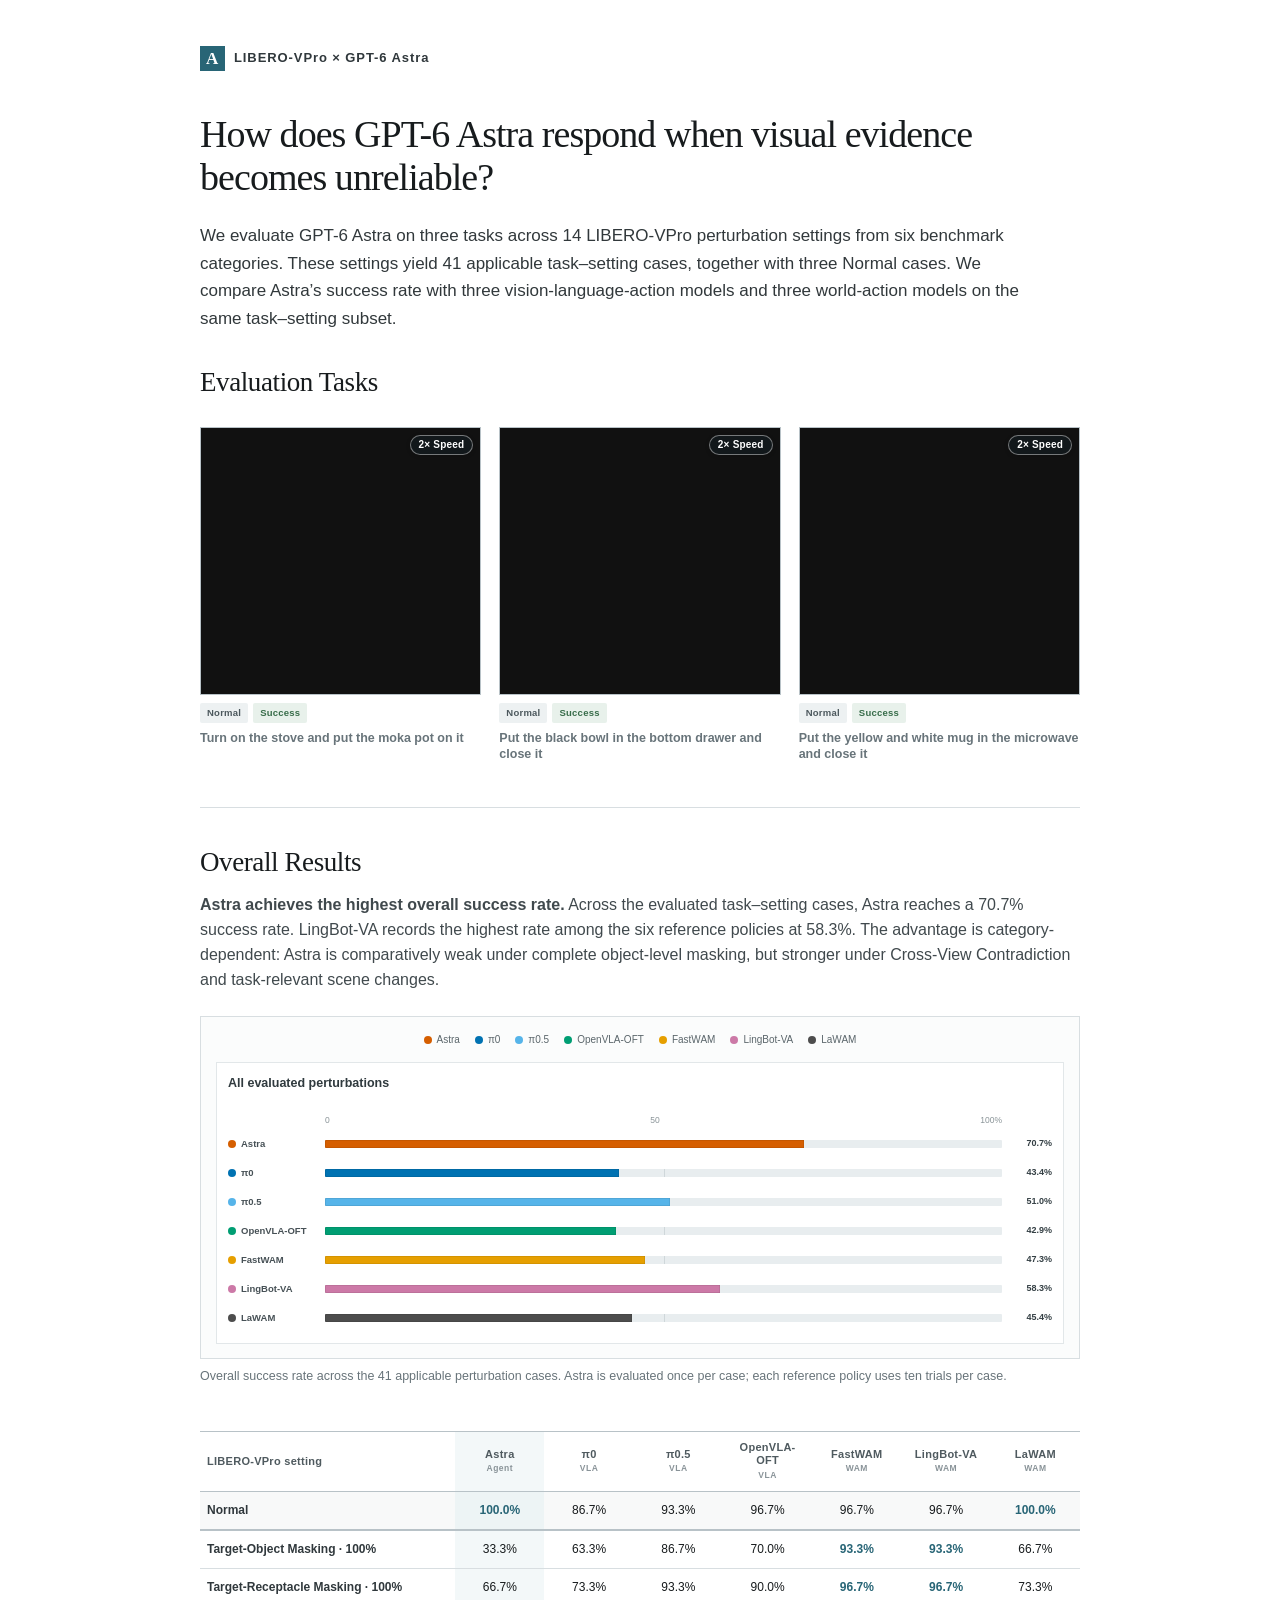
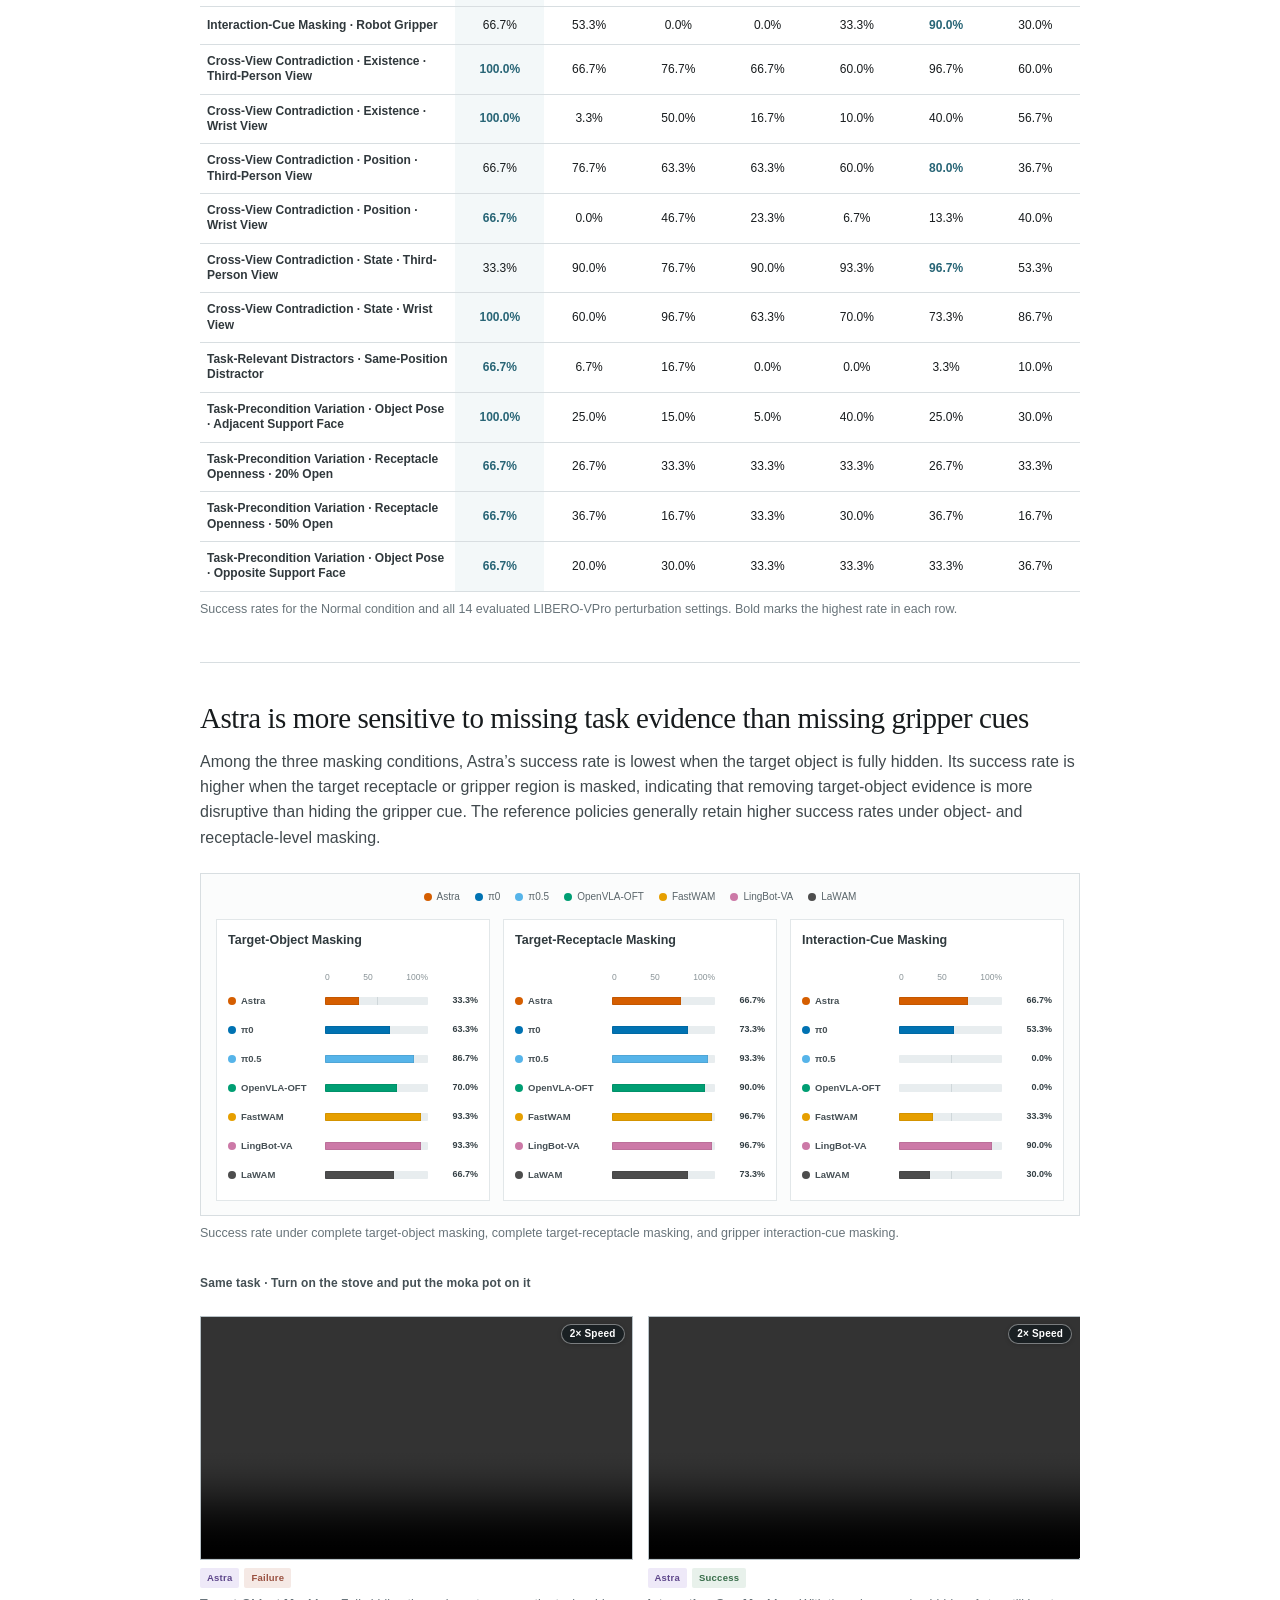
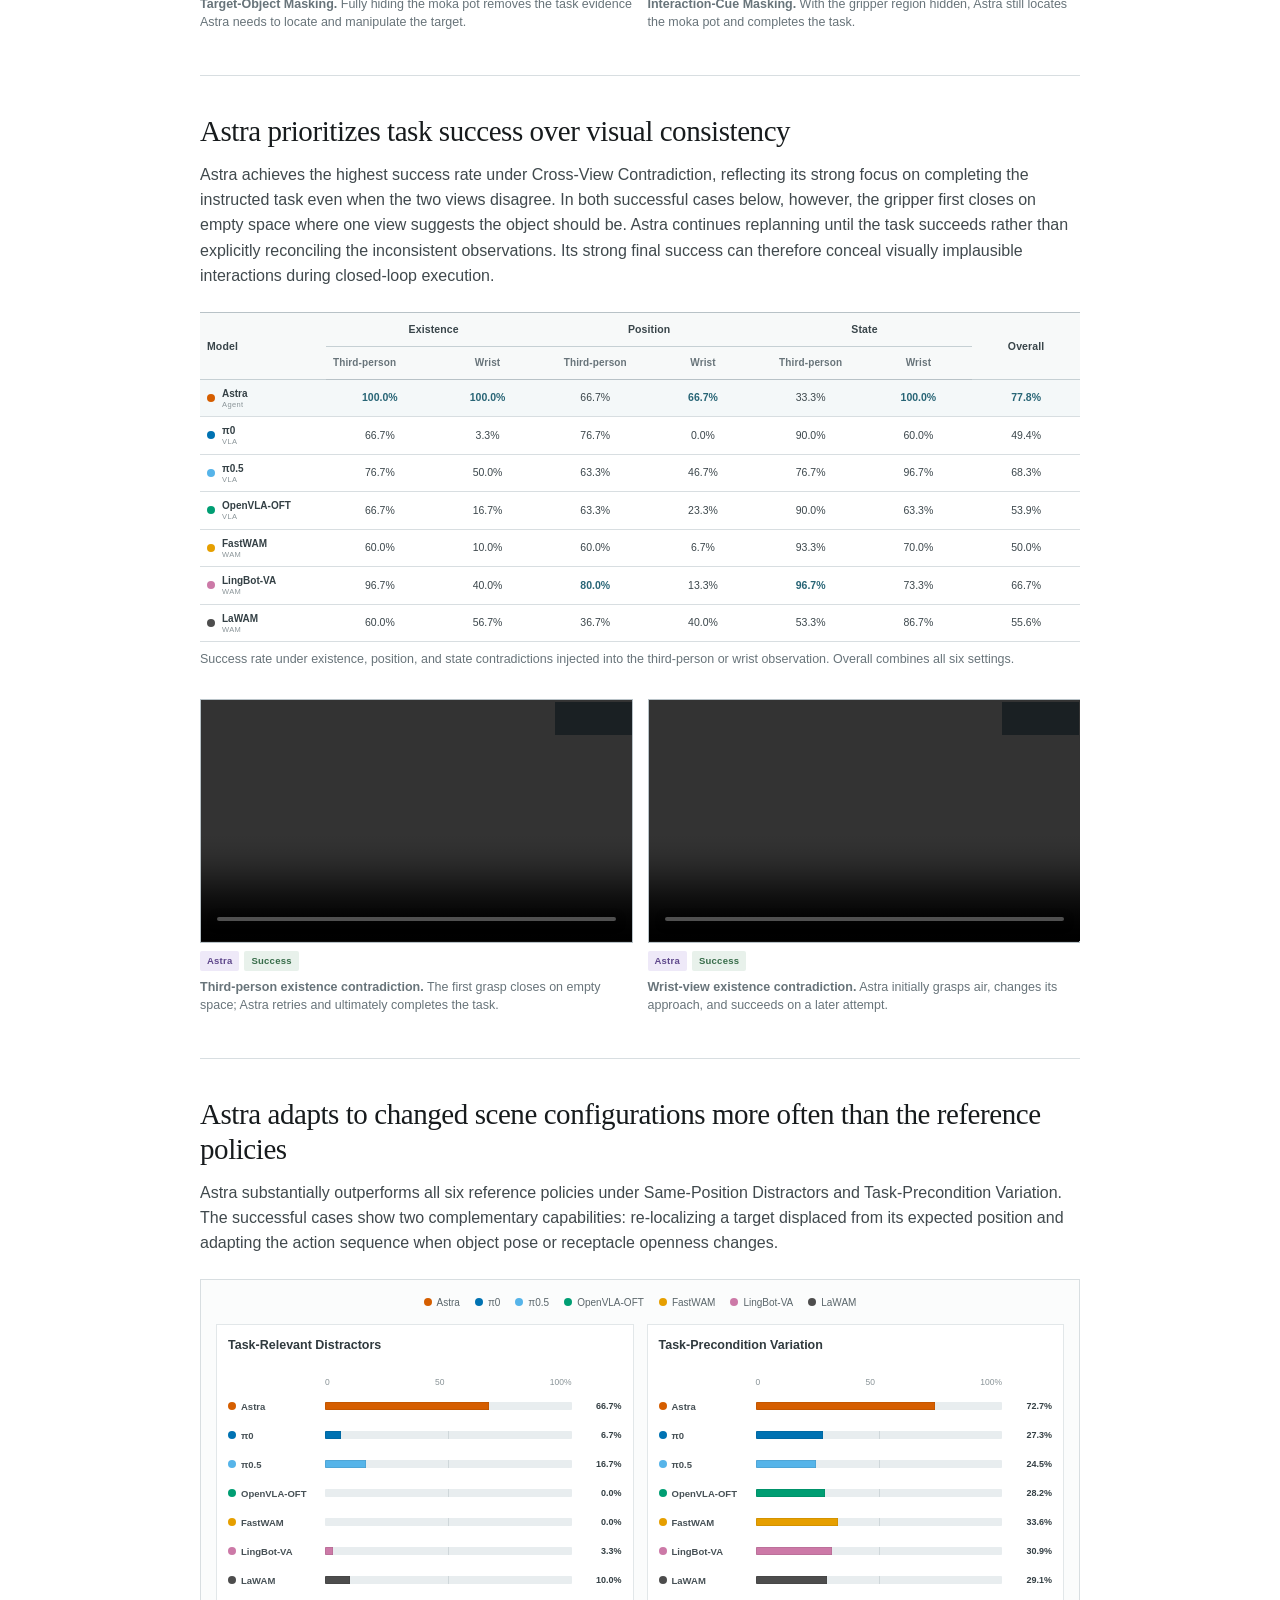
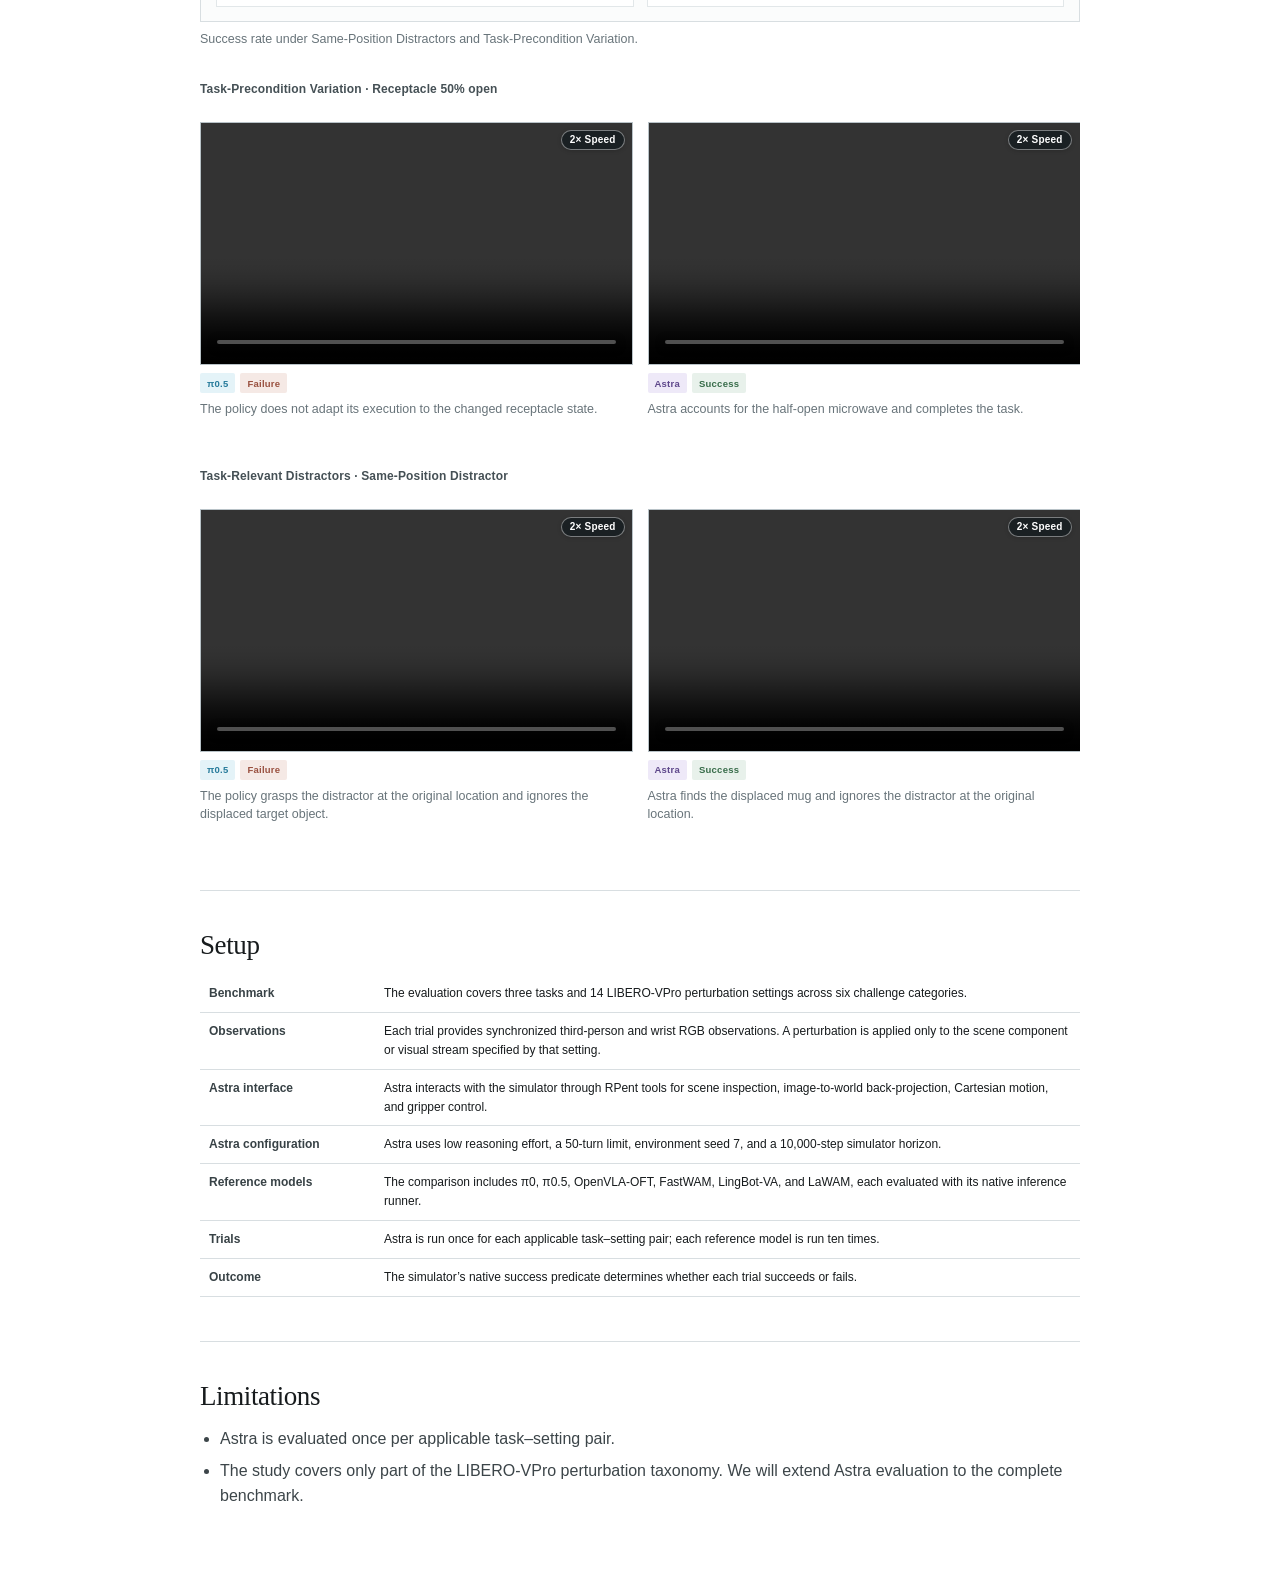
<file: astra_libero-vpro.html>
<!doctype html>
<html lang="en">
<head>
  <meta charset="utf-8">
  <meta name="viewport" content="width=device-width, initial-scale=1">
  <title>GPT-6 Astra on LIBERO-VPro</title>
  <meta name="description" content="GPT-6 Astra evaluated on a targeted subset of LIBERO-VPro and compared with six robotic foundation models.">
  <link rel="canonical" href="https://huiqiongli.github.io/LIBERO-VPro/astra_libero-vpro.html">
  <link rel="stylesheet" href="assets/css/libero-vpro-formal.css?v=20261012-video-speed-v24">
</head>
<body>
  <nav class="toc" aria-label="Contents">
    <div class="toc-title">Contents</div>
    <ul>
      <li><a href="#tasks">Evaluation Tasks</a></li>
      <li><a href="#results">Overall results</a></li>
      <li><a href="#key-findings">Key Findings</a></li>
      <li class="subitem"><a href="#visual-evidence-degradation">Visual Evidence Degradation</a></li>
      <li class="subitem"><a href="#visual-source-consistency">Cross-View Contradiction</a></li>
      <li class="subitem"><a href="#task-relevant-scene-variation">Task-Relevant Scene Variation</a></li>
      <li><a href="#setup">Setup</a></li>
      <li><a href="#limitations">Limitations</a></li>
    </ul>
  </nav>

  <main>
    <div class="wordmark"><span class="wordmark-mark">A</span><span>LIBERO-VPro × GPT-6 Astra</span></div>
    <h1 id="top">How does GPT-6 Astra respond when visual evidence becomes unreliable?</h1>
    <p class="lead">We evaluate GPT-6 Astra on three tasks across 14 LIBERO-VPro perturbation settings from six benchmark categories. These settings yield 41 applicable task–setting cases, together with three Normal cases. We compare Astra’s success rate with three vision-language-action models and three world-action models on the same task–setting subset.</p>

    <h2 class="section-kicker" id="tasks">Evaluation Tasks</h2>
    <div class="setups" aria-label="Evaluated tasks">
      <figure><div class="scene-frame"><video loop muted playsinline preload="metadata" data-playback-rate="2" src="assets/videos/astra_report/normal-stove-moka.mp4"></video></div><figcaption class="setup-title"><span class="case-meta"><span class="case-tag normal">Normal</span><span class="case-tag success">Success</span></span><span>Turn on the stove and put the moka pot on it</span></figcaption></figure>
      <figure><div class="scene-frame"><video loop muted playsinline preload="metadata" data-playback-rate="2" src="assets/videos/astra_report/normal-bowl-drawer.mp4"></video></div><figcaption class="setup-title"><span class="case-meta"><span class="case-tag normal">Normal</span><span class="case-tag success">Success</span></span><span>Put the black bowl in the bottom drawer and close it</span></figcaption></figure>
      <figure><div class="scene-frame"><video loop muted playsinline preload="metadata" data-playback-rate="2" src="assets/videos/astra_report/normal-mug-microwave.mp4"></video></div><figcaption class="setup-title"><span class="case-meta"><span class="case-tag normal">Normal</span><span class="case-tag success">Success</span></span><span>Put the yellow and white mug in the microwave and close it</span></figcaption></figure>
    </div>

    <hr>
    <h2 id="results">Overall Results</h2>
    <p class="sub result-summary"><strong>Astra achieves the highest overall success rate.</strong> Across the evaluated task–setting cases, Astra reaches a 70.7% success rate. LingBot-VA records the highest rate among the six reference policies at 58.3%. The advantage is category-dependent: Astra is comparatively weak under complete object-level masking, but stronger under Cross-View Contradiction and task-relevant scene changes.</p>
    <figure class="chart-figure">
      <div class="chart-panel" id="overall-chart"></div>
      <figcaption>Overall success rate across the 41 applicable perturbation cases. Astra is evaluated once per case; each reference policy uses ten trials per case.</figcaption>
    </figure>
    <div class="table-scroll"><table class="comparison-table condition-table" id="condition-comparison"><thead></thead><tbody></tbody></table></div>
    <p class="figcap">Success rates for the Normal condition and all 14 evaluated LIBERO-VPro perturbation settings. Bold marks the highest rate in each row.</p>

    <hr>
    <div class="section-marker" id="key-findings" aria-hidden="true"></div>
    <h2 class="headline" id="visual-evidence-degradation">Astra is more sensitive to missing task evidence than missing gripper cues</h2>
    <p class="sub">Among the three masking conditions, Astra’s success rate is lowest when the target object is fully hidden. Its success rate is higher when the target receptacle or gripper region is masked, indicating that removing target-object evidence is more disruptive than hiding the gripper cue. The reference policies generally retain higher success rates under object- and receptacle-level masking.</p>
    <figure class="chart-figure">
      <div class="chart-panel" id="masking-chart"></div>
      <figcaption>Success rate under complete target-object masking, complete target-receptacle masking, and gripper interaction-cue masking.</figcaption>
    </figure>
    <section class="comparison-example">
      <h4>Same task · Turn on the stove and put the moka pot on it</h4>
      <div class="vidgrid two comparison-pair">
        <figure><video loop muted playsinline controls preload="metadata" data-playback-rate="2" src="assets/videos/astra_report/target-object-mask-moka.mp4"></video><figcaption><span class="case-meta"><span class="case-tag model astra">Astra</span><span class="case-tag failure">Failure</span></span><strong>Target-Object Masking.</strong> Fully hiding the moka pot removes the task evidence Astra needs to locate and manipulate the target.</figcaption></figure>
        <figure><video loop muted playsinline controls preload="metadata" data-playback-rate="2" src="assets/videos/astra_report/gripper-mask-moka.mp4"></video><figcaption><span class="case-meta"><span class="case-tag model astra">Astra</span><span class="case-tag success">Success</span></span><strong>Interaction-Cue Masking.</strong> With the gripper region hidden, Astra still locates the moka pot and completes the task.</figcaption></figure>
      </div>
    </section>

    <hr>
    <h2 class="headline" id="visual-source-consistency">Astra prioritizes task success over visual consistency</h2>
    <p class="sub">Astra achieves the highest success rate under Cross-View Contradiction, reflecting its strong focus on completing the instructed task even when the two views disagree. In both successful cases below, however, the gripper first closes on empty space where one view suggests the object should be. Astra continues replanning until the task succeeds rather than explicitly reconciling the inconsistent observations. Its strong final success can therefore conceal visually implausible interactions during closed-loop execution.</p>
    <figure class="chart-figure">
      <div class="table-scroll" id="conflict-table"></div>
      <figcaption>Success rate under existence, position, and state contradictions injected into the third-person or wrist observation. Overall combines all six settings.</figcaption>
    </figure>
    <div class="vidgrid two">
      <figure><video loop muted playsinline controls preload="metadata" data-playback-rate="2" src="assets/videos/astra_report/cross-view-third-person-bowl.mp4"></video><figcaption><span class="case-meta"><span class="case-tag model astra">Astra</span><span class="case-tag success">Success</span></span><strong>Third-person existence contradiction.</strong> The first grasp closes on empty space; Astra retries and ultimately completes the task.</figcaption></figure>
      <figure><video loop muted playsinline controls preload="metadata" data-playback-rate="2" src="assets/videos/astra_report/cross-view-wrist-bowl.mp4"></video><figcaption><span class="case-meta"><span class="case-tag model astra">Astra</span><span class="case-tag success">Success</span></span><strong>Wrist-view existence contradiction.</strong> Astra initially grasps air, changes its approach, and succeeds on a later attempt.</figcaption></figure>
    </div>

    <hr>
    <h2 class="headline" id="task-relevant-scene-variation">Astra adapts to changed scene configurations more often than the reference policies</h2>
    <p class="sub">Astra substantially outperforms all six reference policies under Same-Position Distractors and Task-Precondition Variation. The successful cases show two complementary capabilities: re-localizing a target displaced from its expected position and adapting the action sequence when object pose or receptacle openness changes.</p>
    <figure class="chart-figure">
      <div class="chart-panel" id="scene-chart"></div>
      <figcaption>Success rate under Same-Position Distractors and Task-Precondition Variation.</figcaption>
    </figure>
    <div class="comparison-stack">
      <section class="comparison-example">
        <h4>Task-Precondition Variation · Receptacle 50% open</h4>
        <div class="vidgrid two comparison-pair">
          <figure><video loop muted playsinline controls preload="metadata" data-playback-rate="2" src="assets/videos/astra_report/pi05-open50-failure.mp4"></video><figcaption><span class="case-meta"><span class="case-tag model pi05">π0.5</span><span class="case-tag failure">Failure</span></span>The policy does not adapt its execution to the changed receptacle state.</figcaption></figure>
          <figure><video loop muted playsinline controls preload="metadata" data-playback-rate="2" src="assets/videos/astra_report/astra-open50-success.mp4"></video><figcaption><span class="case-meta"><span class="case-tag model astra">Astra</span><span class="case-tag success">Success</span></span>Astra accounts for the half-open microwave and completes the task.</figcaption></figure>
        </div>
      </section>
      <section class="comparison-example">
        <h4>Task-Relevant Distractors · Same-Position Distractor</h4>
        <div class="vidgrid two comparison-pair">
          <figure><video loop muted playsinline controls preload="metadata" data-playback-rate="2" src="assets/videos/astra_report/pi05-same-position-failure.mp4"></video><figcaption><span class="case-meta"><span class="case-tag model pi05">π0.5</span><span class="case-tag failure">Failure</span></span>The policy grasps the distractor at the original location and ignores the displaced target object.</figcaption></figure>
          <figure><video loop muted playsinline controls preload="metadata" data-playback-rate="2" src="assets/videos/astra_report/astra-same-position-success.mp4"></video><figcaption><span class="case-meta"><span class="case-tag model astra">Astra</span><span class="case-tag success">Success</span></span>Astra finds the displaced mug and ignores the distractor at the original location.</figcaption></figure>
        </div>
      </section>
    </div>

    <hr>
    <h2 id="setup">Setup</h2>
    <table class="techsheet">
      <tbody>
        <tr><td class="key">Benchmark</td><td>The evaluation covers three tasks and 14 LIBERO-VPro perturbation settings across six challenge categories.</td></tr>
        <tr><td class="key">Observations</td><td>Each trial provides synchronized third-person and wrist RGB observations. A perturbation is applied only to the scene component or visual stream specified by that setting.</td></tr>
        <tr><td class="key">Astra interface</td><td>Astra interacts with the simulator through RPent tools for scene inspection, image-to-world back-projection, Cartesian motion, and gripper control.</td></tr>
        <tr><td class="key">Astra configuration</td><td>Astra uses low reasoning effort, a 50-turn limit, environment seed 7, and a 10,000-step simulator horizon.</td></tr>
        <tr><td class="key">Reference models</td><td>The comparison includes π0, π0.5, OpenVLA-OFT, FastWAM, LingBot-VA, and LaWAM, each evaluated with its native inference runner.</td></tr>
        <tr><td class="key">Trials</td><td>Astra is run once for each applicable task–setting pair; each reference model is run ten times.</td></tr>
        <tr><td class="key">Outcome</td><td>The simulator’s native success predicate determines whether each trial succeeds or fails.</td></tr>
      </tbody>
    </table>

    <hr>
    <h2 id="limitations">Limitations</h2>
    <ul class="limits">
      <li>Astra is evaluated once per applicable task–setting pair.</li>
      <li>The study covers only part of the LIBERO-VPro perturbation taxonomy. We will extend Astra evaluation to the complete benchmark.</li>
    </ul>
  </main>
  <script src="assets/js/libero-vpro-formal.js?v=20261012-video-speed-v24"></script>
</body>
</html>
</file>
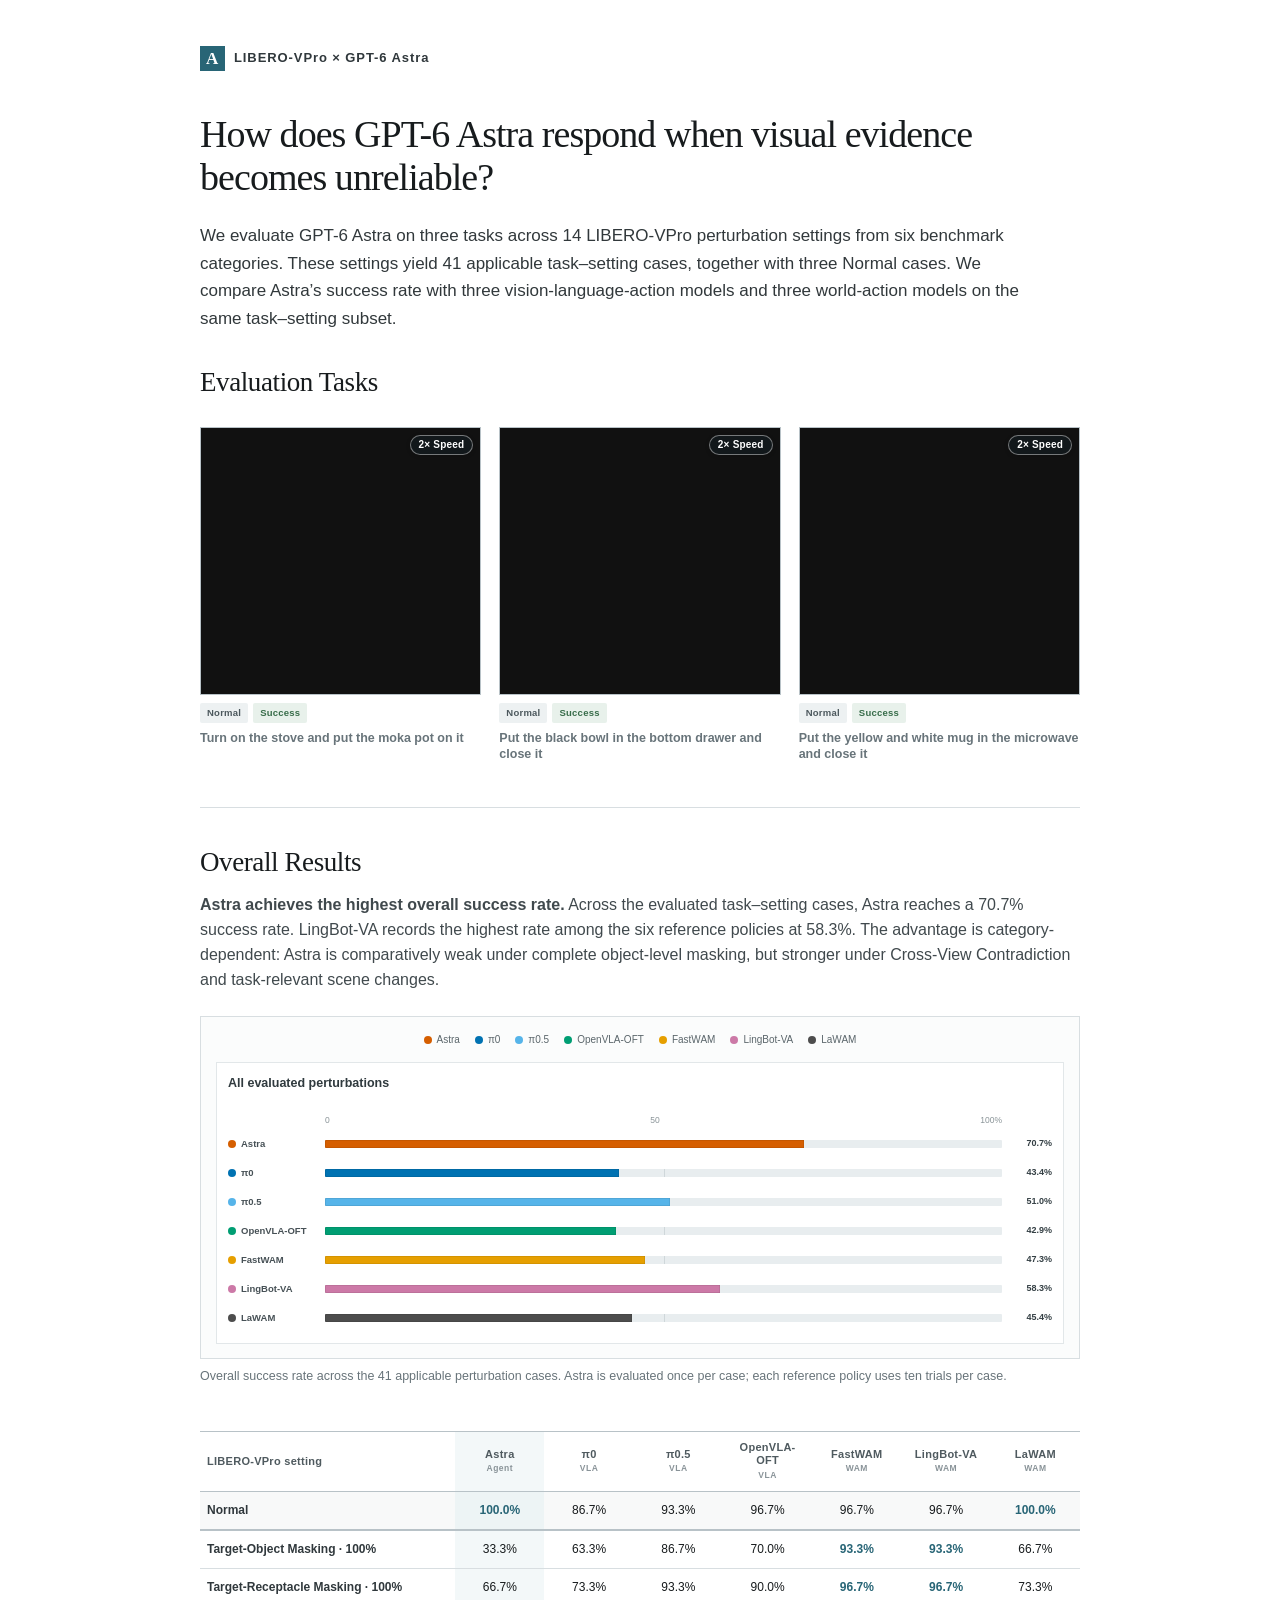
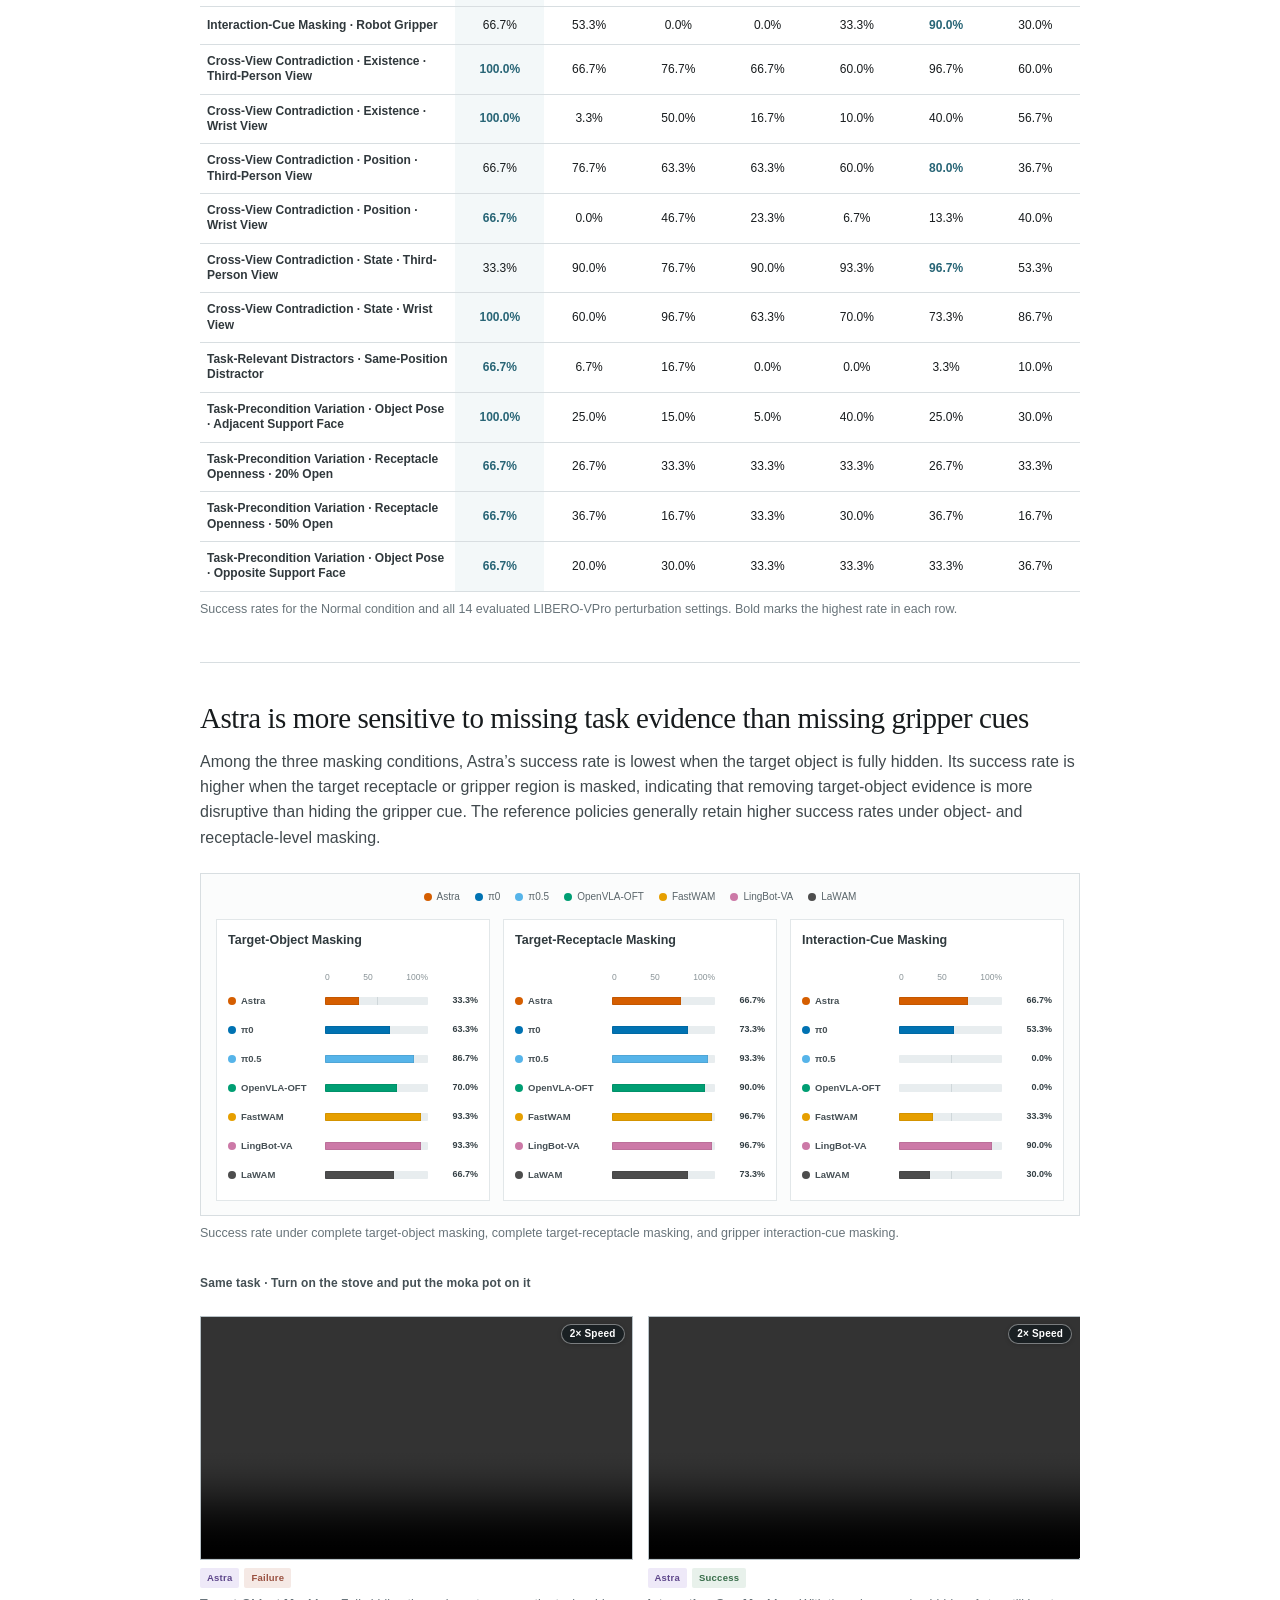
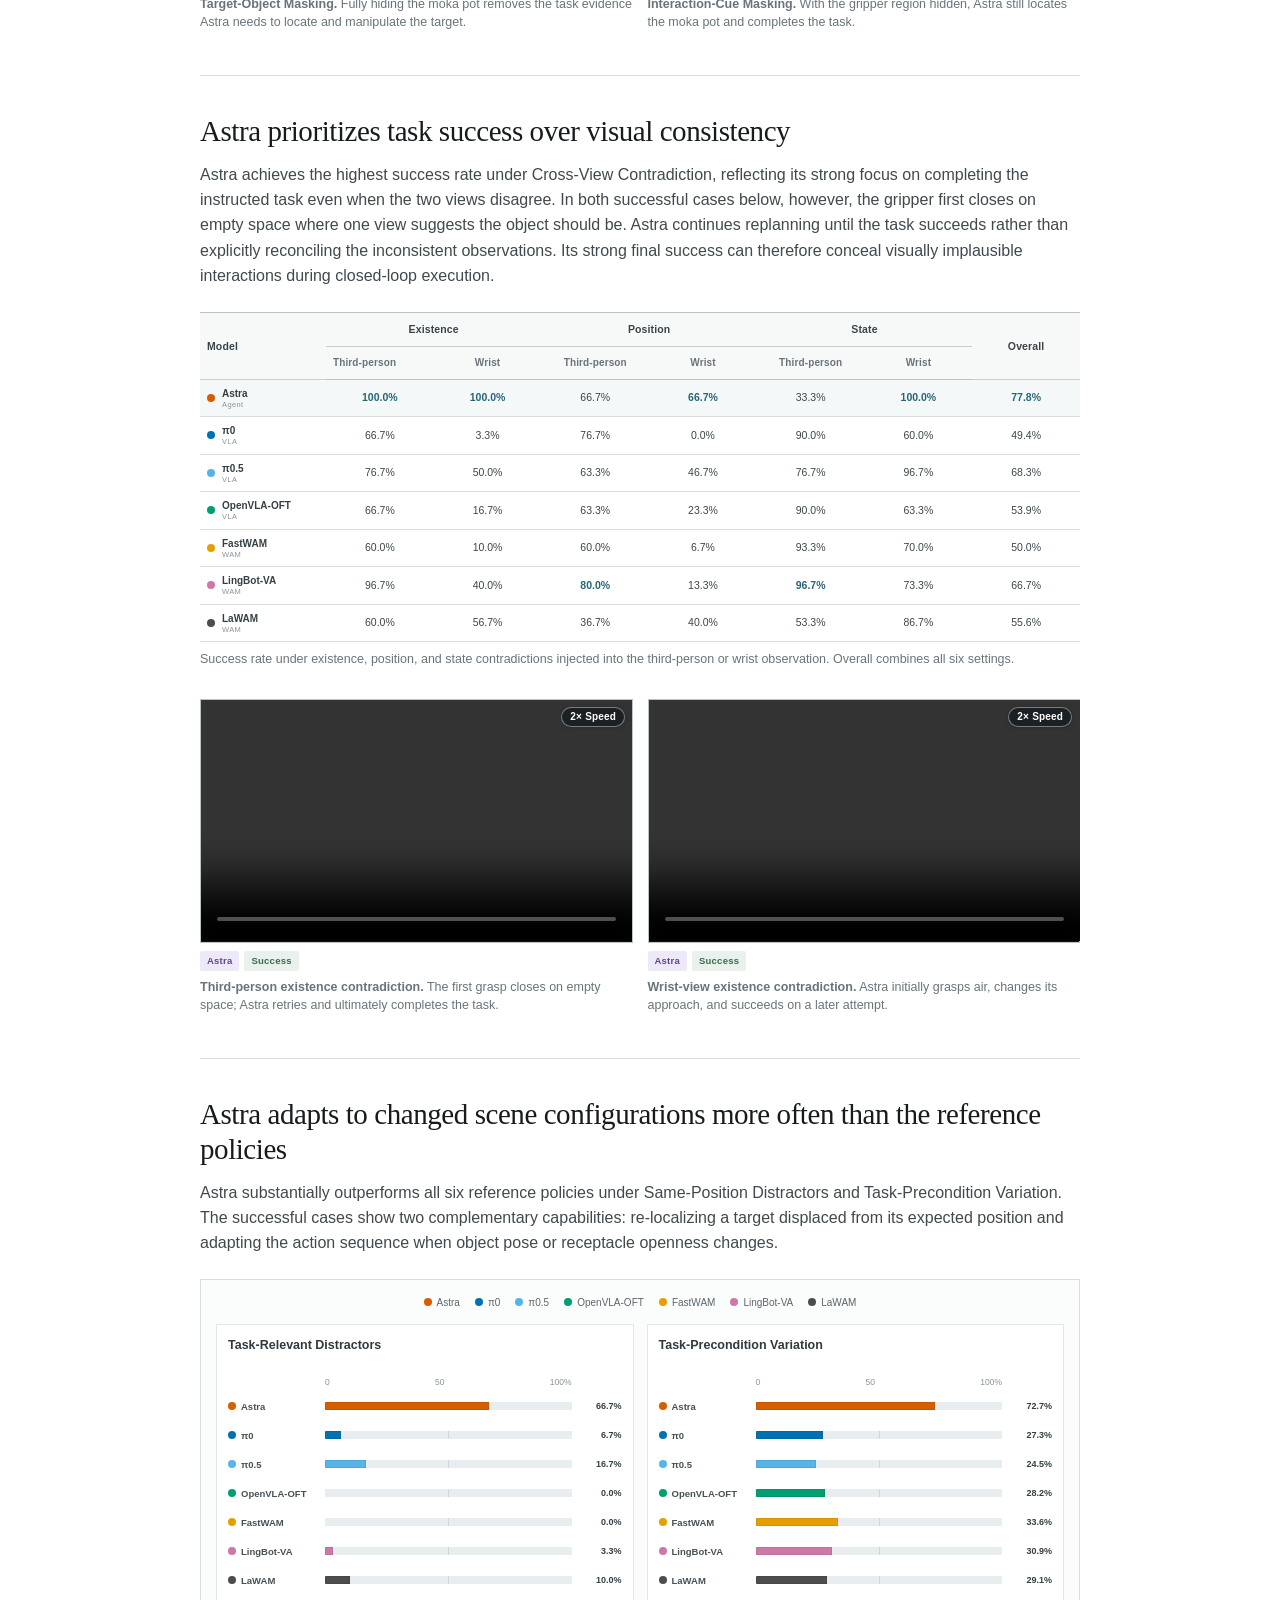
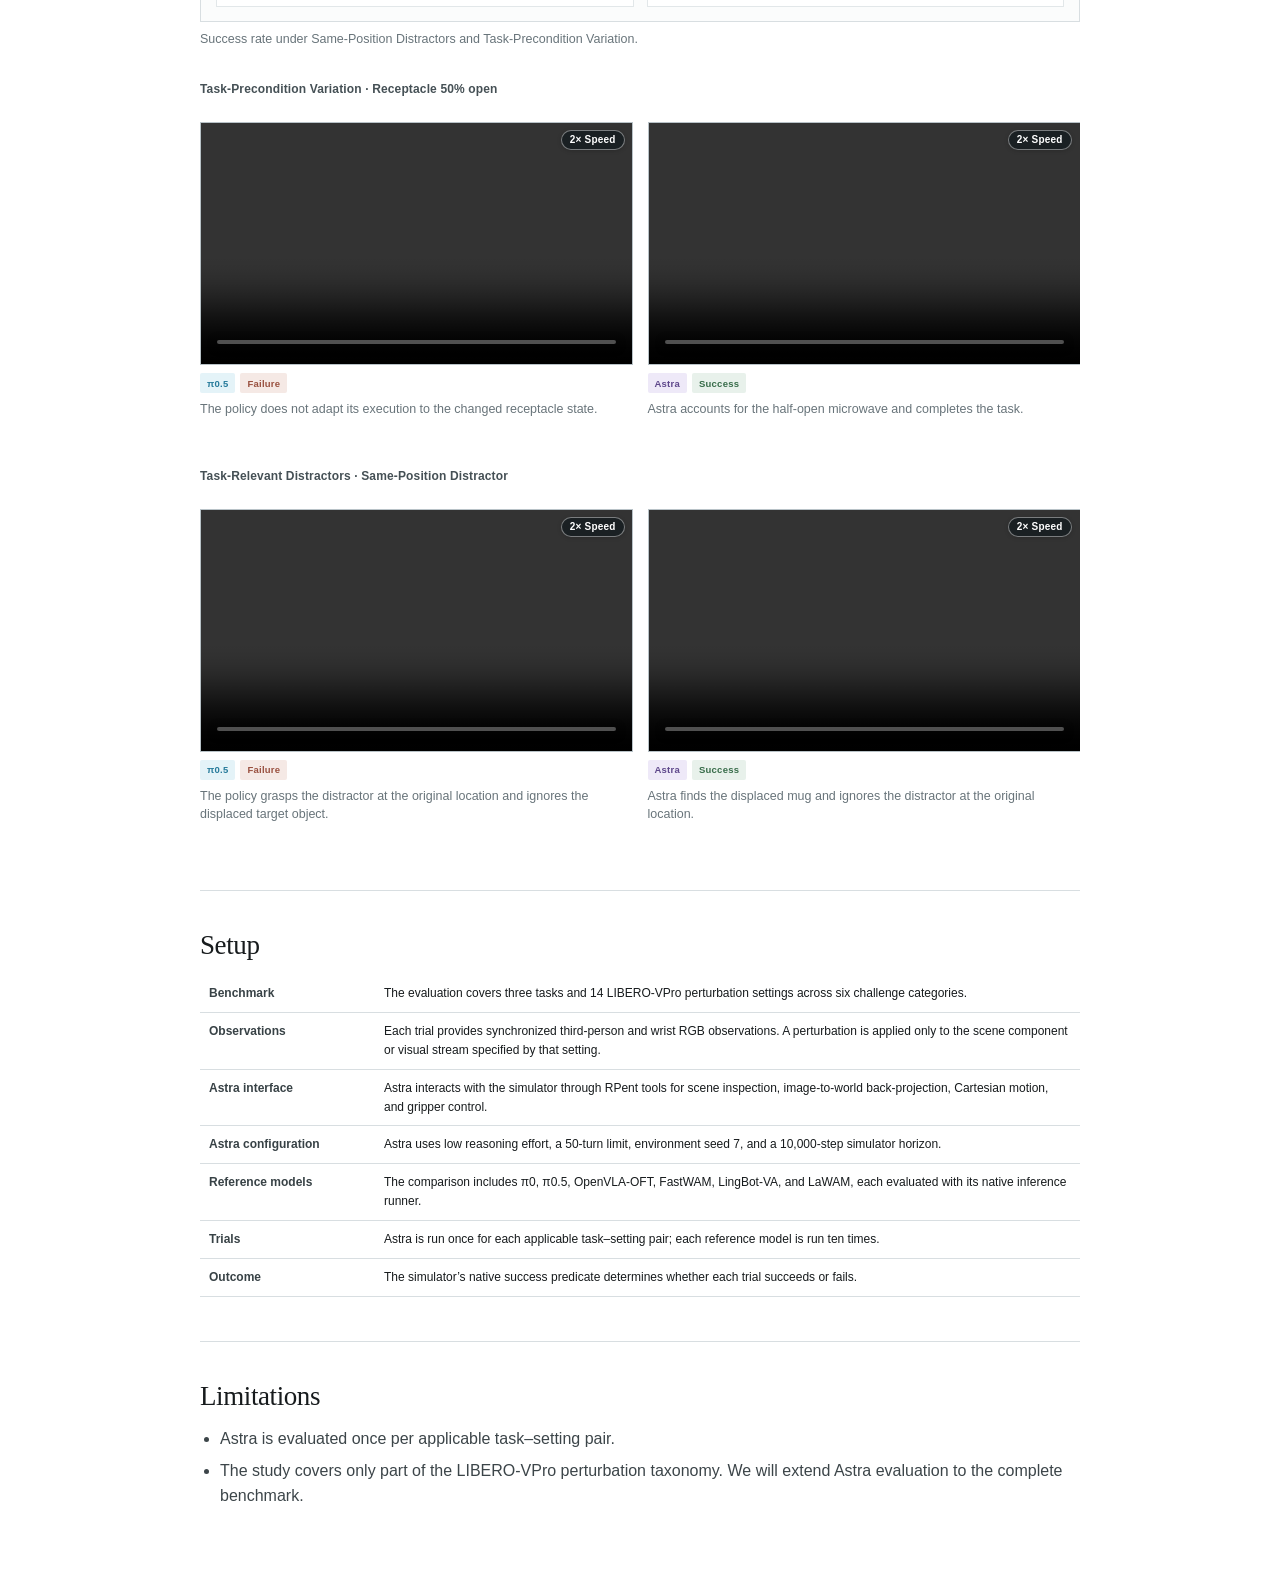
<file: libero-vpro.html>
<!doctype html>
<html lang="en">
<head>
  <meta charset="utf-8">
  <meta name="viewport" content="width=device-width, initial-scale=1">
  <title>GPT-6 Astra on LIBERO-VPro</title>
  <link rel="canonical" href="https://huiqiongli.github.io/LIBERO-VPro/astra_libero-vpro.html">
  <meta http-equiv="refresh" content="0; url=astra_libero-vpro.html">
  <script>window.location.replace('astra_libero-vpro.html' + window.location.search + window.location.hash);</script>
</head>
<body>
  <p>This page has moved to <a href="astra_libero-vpro.html">Astra × LIBERO-VPro</a>.</p>
</body>
</html>
</file>
<file: assets/css/libero-vpro-formal.css>
:root{
  --ink:#171b1d;
  --muted:#68747a;
  --line:#d8dee1;
  --line-dark:#b8c2c7;
  --teal:#286576;
  --teal-soft:#e9f1f3;
  --success:#4d8b61;
  --success-soft:#e8f1eb;
  --failure:#b86754;
  --failure-soft:#f5e9e5;
  --pending:#c5a25b;
  --pending-soft:#f5f0e5;
  --paper:#fff;
}

*{box-sizing:border-box}
html{scroll-behavior:smooth}
body{
  margin:0;
  background:var(--paper);
  color:var(--ink);
  font-family:"Helvetica Neue",Helvetica,Arial,sans-serif;
  font-size:16px;
  line-height:1.58;
  text-rendering:optimizeLegibility;
}
a{color:var(--teal);text-decoration:none}
a:hover{text-decoration:underline}
main{width:min(880px,calc(100% - 44px));margin:0 auto;padding:46px 0 72px}

.toc{display:none}
.wordmark{display:flex;align-items:center;gap:9px;margin-bottom:42px;font-size:13px;font-weight:700;letter-spacing:.07em;color:#30383c}
.wordmark-mark{display:grid;place-items:center;width:25px;height:25px;background:var(--teal);color:#fff;font-family:Georgia,serif;font-size:17px;font-weight:700;line-height:1}
.wordmark small{margin-left:auto;color:#8a9499;font-size:10px;font-weight:600;letter-spacing:.12em;text-transform:uppercase}
h1{max-width:790px;margin:0 0 13px;font-family:Georgia,"Times New Roman",serif;font-size:38px;font-weight:500;line-height:1.12;letter-spacing:-.025em}
.date,.byline{margin:0;color:var(--muted);font-size:13px}
.byline{margin-top:2px}
.lead{max-width:820px;margin:24px 0 28px;font-size:17px;line-height:1.62;color:#31383b}

h2{margin:0 0 13px;font-family:Georgia,"Times New Roman",serif;font-size:27px;font-weight:500;line-height:1.2;letter-spacing:-.015em}
h2.headline{font-size:29px}
.section-kicker{margin-top:34px}
h3{font-size:18px;line-height:1.35}
.section-marker{height:1px;margin-top:-1px}
.subhead{margin:31px 0 7px;font-family:Georgia,"Times New Roman",serif;font-size:21px;font-weight:500}
.protocol-heading{margin:24px 0 6px;font-size:15px;font-weight:700;letter-spacing:.01em;color:#303a3e}
.analysis-heading{margin:34px 0 9px;padding-top:2px;font-family:Georgia,"Times New Roman",serif;font-size:23px;font-weight:500;line-height:1.25}
.sub{margin:0 0 19px;color:#40494d}
hr{height:1px;border:0;background:var(--line);margin:44px 0 38px}

figure{margin:0}
.video-with-speed-badge{position:relative}
.video-speed-badge{position:absolute;z-index:4;top:8px;right:8px;padding:4px 8px;border:1px solid rgba(255,255,255,.42);border-radius:999px;background:rgba(20,27,31,.78);box-shadow:0 1px 4px rgba(0,0,0,.18);color:#fff;font-size:10px;font-weight:700;line-height:1;letter-spacing:.02em;pointer-events:none;backdrop-filter:blur(3px)}
figcaption,.figcap{margin:8px 0 0;color:var(--muted);font-size:12.5px;line-height:1.46}
video{display:block;width:100%;background:#111;border:1px solid var(--line-dark)}
.setups{display:grid;grid-template-columns:repeat(3,1fr);gap:18px;margin:28px 0 31px}
.setups figure{min-width:0}
.scene-frame{position:relative;aspect-ratio:1.05/1;overflow:hidden;background:#e9edef;border:1px solid var(--line-dark)}
.scene-frame video{position:absolute;top:0;left:0;width:200%;max-width:none;height:100%;border:0;object-fit:fill}
.setup-title{margin-top:8px;font-size:12.5px;font-weight:600;line-height:1.35}
.setup-id{margin-top:2px;color:var(--muted);font-size:11px}
.case-meta{display:flex;flex-wrap:wrap;gap:5px;margin:0 0 7px}
.case-tag{display:inline-flex;align-items:center;min-height:20px;padding:2px 7px;border-radius:2px;font-size:9.5px;font-weight:750;line-height:1;letter-spacing:.025em}
.case-tag.normal{background:#edf1f2;color:#4c585d}
.case-tag.success{background:var(--success-soft);color:#376c49}
.case-tag.failure{background:var(--failure-soft);color:#99503f}
.case-tag.model{background:#edf1f2;color:#465157}
.case-tag.model.astra{background:#eee9f8;color:#5e478b}
.case-tag.model.pi05{background:#e4f3f8;color:#277b9b}
.comparison-stack{display:grid;gap:24px;margin-top:12px}
.comparison-example{padding-top:1px}
.comparison-example h4{margin:0 0 9px;color:#455055;font-size:12px;font-weight:700;letter-spacing:.012em}
.comparison-pair{margin-top:0}
.comparison-pair figure{min-width:0}
.compare{margin:24px 0 6px}
.lead-video video{max-height:500px;object-fit:contain}
.evidence-video{width:min(650px,100%);margin:24px auto 0}
.task-video{margin:15px 0 34px}
.task-video video{max-height:480px;object-fit:contain}
.vidgrid{display:grid;gap:15px;margin:23px 0}
.vidgrid.two{grid-template-columns:repeat(2,minmax(0,1fr))}
.vidgrid video{aspect-ratio:16/9;object-fit:contain}

/* Comparative result charts */
.chart-figure{margin:23px 0 31px}
.chart-panel{padding:15px 15px 14px;border:1px solid var(--line);background:#fbfcfc}
.chart-legend{display:flex;justify-content:center;flex-wrap:wrap;gap:8px 15px;margin:0 2px 14px;color:#5b666b;font-size:10px}
.chart-legend span{display:inline-flex;align-items:center;gap:5px}
.chart-legend i,.bar-model i,.heatmap-model i{display:inline-block;width:8px;height:8px;border-radius:50%;background:var(--legend-color,var(--model-color))}
.bar-panels{display:grid;gap:13px}
.bar-panels.three{grid-template-columns:repeat(3,minmax(0,1fr))}
.bar-panels.two{grid-template-columns:repeat(2,minmax(0,1fr))}
.bar-panel{min-width:0;padding:12px 11px 11px;background:#fff;border:1px solid #e2e7e9}
.bar-panel h4{min-height:34px;margin:0 0 7px;font-size:12.5px;line-height:1.3;font-weight:700;color:#303a3e}
.bar-axis{display:flex;justify-content:space-between;margin:0 50px 5px 97px;color:#8a9498;font-size:8.5px;line-height:1}
.bar-row{display:grid;grid-template-columns:90px minmax(48px,1fr) 43px;gap:7px;align-items:center}
.bar-row{min-height:29px}
.bar-model{display:flex;align-items:center;gap:5px;min-width:0;white-space:nowrap;font-size:9.5px;font-weight:600;color:#475156}
.bar-model i{flex:0 0 auto;background:var(--model-color)}
.bar-track{position:relative;height:8px;overflow:hidden;background:#e8edef;border-radius:1px}
.bar-track::after{content:"";position:absolute;top:0;bottom:0;left:50%;width:1px;background:#cfd7da}
.bar-fill{position:relative;z-index:1;display:block;height:100%;min-width:0;background:var(--bar-color);box-shadow:inset 0 0 0 .5px rgba(0,0,0,.16)}
.bar-stat{text-align:right;font-variant-numeric:tabular-nums;line-height:1.05}
.bar-stat strong{display:block;font-size:9px;color:#354045}

.heatmap-panel{padding:15px 14px 12px}
.heatmap-scroll{overflow-x:auto;padding-bottom:2px}
.heatmap-grid{display:grid;grid-template-columns:106px repeat(7,minmax(82px,1fr));gap:4px;min-width:790px}
.heatmap-corner,.heatmap-header{display:flex;min-height:48px;flex-direction:column;justify-content:flex-end;padding:5px 6px;color:#667176;font-size:9px;line-height:1.18}
.heatmap-corner{font-weight:700}
.heatmap-header{text-align:center}
.heatmap-header strong{font-size:10px;color:#3d484d}
.heatmap-header small{margin-top:3px;font-size:8px}
.heatmap-model{display:grid;grid-template-columns:9px 1fr;grid-template-rows:auto auto;column-gap:6px;align-content:center;min-height:48px;padding:5px 6px;background:#fff;border-bottom:1px solid #e6eaec}
.heatmap-model i{grid-row:1/3;align-self:center;background:var(--model-color)}
.heatmap-model strong{font-size:10px;line-height:1.12;color:#344045}
.heatmap-model small{margin-top:2px;color:#90999d;font-size:7.5px;letter-spacing:.04em}
.heatmap-cell{display:flex;min-height:48px;flex-direction:column;align-items:center;justify-content:center;background:var(--heat);color:#263235;font-variant-numeric:tabular-nums}
.heatmap-cell.dark{color:#fff}
.heatmap-cell strong{font-size:10px;line-height:1}
.heatmap-cell small{margin-top:4px;font-size:7.5px;opacity:.82}
.heatmap-scale{display:flex;align-items:center;justify-content:flex-end;gap:7px;margin-top:11px;color:#778287;font-size:8.5px}
.heatmap-scale i{display:block;width:100px;height:7px;background:linear-gradient(90deg,#f1f5f3,#286576)}

.conflict-table{min-width:800px;margin-top:1px;table-layout:fixed;background:#fff;border-top:1px solid var(--line-dark)}
.conflict-table th,.conflict-table td{text-align:center;vertical-align:middle;padding:8px 7px}
.conflict-table thead th{border-top:0;background:#f7f9f9;font-size:10px;letter-spacing:.012em}
.conflict-table thead tr:first-child th{border-bottom:1px solid #c6d0d4;color:#39454a;font-size:10.5px}
.conflict-table thead tr:nth-child(2) th{color:#68747a;font-weight:600}
.conflict-table th:first-child,.conflict-table td:first-child{width:126px;text-align:left}
.conflict-table tbody tr:first-child td{background:#f4f8f9}
.conflict-model{display:flex;align-items:center;gap:7px;white-space:nowrap}
.conflict-model>i{display:block;flex:0 0 auto;width:8px;height:8px;border-radius:50%;background:var(--model-color)}
.conflict-model span{display:flex;min-width:0;flex-direction:column}
.conflict-model strong{color:#344045;font-size:10px;line-height:1.1}
.conflict-model small{margin-top:2px;color:#8a9498;font-size:7.5px;line-height:1;letter-spacing:.05em}
.conflict-rate{font-size:10.5px;font-variant-numeric:tabular-nums;color:#3b464b}
.conflict-rate.best-result{color:var(--teal);font-weight:800}

/* Matrices */
.conflict-grid{margin:20px 0 12px;overflow-x:auto}
.matrix{width:100%;border-collapse:collapse;table-layout:fixed}
.matrix th,.matrix td{border-bottom:1px solid var(--line);padding:10px 9px;text-align:center;font-size:12px}
.matrix th:first-child,.matrix td:first-child{text-align:left;width:32%}
.matrix thead th{border-top:1px solid var(--line-dark);color:var(--muted);font-size:11px;font-weight:600}
.conflict-summary{display:flex;align-items:center;justify-content:center;gap:6px}
.conflict-summary strong{font-size:14px}
.conflict-summary small{color:var(--muted);font-size:10px}

/* Tables */
table{width:100%;border-collapse:collapse}
th,td{padding:9px 9px;border-bottom:1px solid var(--line);vertical-align:top;text-align:left}
thead th{border-top:1px solid var(--line-dark);border-bottom:1px solid var(--line-dark);color:#4f5a5f;font-size:11px;font-weight:700;letter-spacing:.025em}
tbody td{font-size:12px}
.right{text-align:right}
.techsheet .key{width:175px;font-weight:700;color:#384246}
.settings-table td:first-child{width:28%;font-weight:600}
.table-scroll{overflow-x:auto}
.comparison-table{min-width:860px;margin-top:15px;table-layout:fixed}
.comparison-table th,.comparison-table td{text-align:center;vertical-align:middle;padding:9px 7px}
.comparison-table th:first-child,.comparison-table td:first-child{width:25%;text-align:left}
.comparison-table th:nth-child(2),.comparison-table td:nth-child(2){background:#f3f8f9}
.comparison-table .baseline-row td{border-bottom:2px solid var(--line-dark);background:#f8f9f9}
.comparison-table .baseline-row td:nth-child(2){background:#edf4f5}
.comparison-label{display:block;font-weight:600;line-height:1.28;color:#30383c}
.comparison-model{display:block;line-height:1.15}
.comparison-family{display:block;margin-top:2px;color:#899398;font-size:8.5px;font-weight:600;letter-spacing:.06em}
.comparison-rate{display:block;font-size:12px;font-variant-numeric:tabular-nums}
.comparison-rate.best-result{color:var(--teal);font-weight:800}
.comparison-rate.not-comparable{color:#69757a}
.comparison-missing{color:#9ca5a9}
.compact-comparison th:first-child,.compact-comparison td:first-child{width:27%}
.condition-table th:first-child,.condition-table td:first-child{width:29%}
.limits{margin:7px 0 0;padding-left:20px;color:#3c4549}
.limits li{margin:7px 0}
footer{margin-top:50px;padding-top:16px;border-top:1px solid var(--line);color:#929a9e;font-size:10.5px}

@media(min-width:1360px){
  .toc{display:block;position:fixed;top:48px;left:max(28px,calc(50vw - 650px));width:176px;color:#7a858a;font-size:11px;line-height:1.25}
  .toc-title{margin-bottom:8px;color:#424b4f;font-weight:700}
  .toc ul{margin:0;padding:0;list-style:none;border-left:1px solid var(--line)}
  .toc li{margin:0}
  .toc a{display:block;padding:4px 0 4px 11px;color:inherit}
  .toc a:hover,.toc a.active{color:var(--teal);text-decoration:none}
  .toc a.active{border-left:2px solid var(--teal);margin-left:-1px;font-weight:700}
  .toc .subitem a{padding-left:22px;font-size:10px}
}

@media(max-width:720px){
  main{width:min(100% - 28px,880px);padding-top:25px}
  .wordmark{margin-bottom:29px}
  h1{font-size:31px}
  h2,h2.headline{font-size:25px}
  .lead{font-size:15.5px}
  .setups{grid-template-columns:1fr;gap:19px}
  .scene-frame{aspect-ratio:16/8.8}
  .vidgrid.two{grid-template-columns:1fr}
  .bar-panels.three,.bar-panels.two{grid-template-columns:1fr}
  .bar-panel h4{min-height:0}
  .techsheet .key{width:115px}
}
</file>
